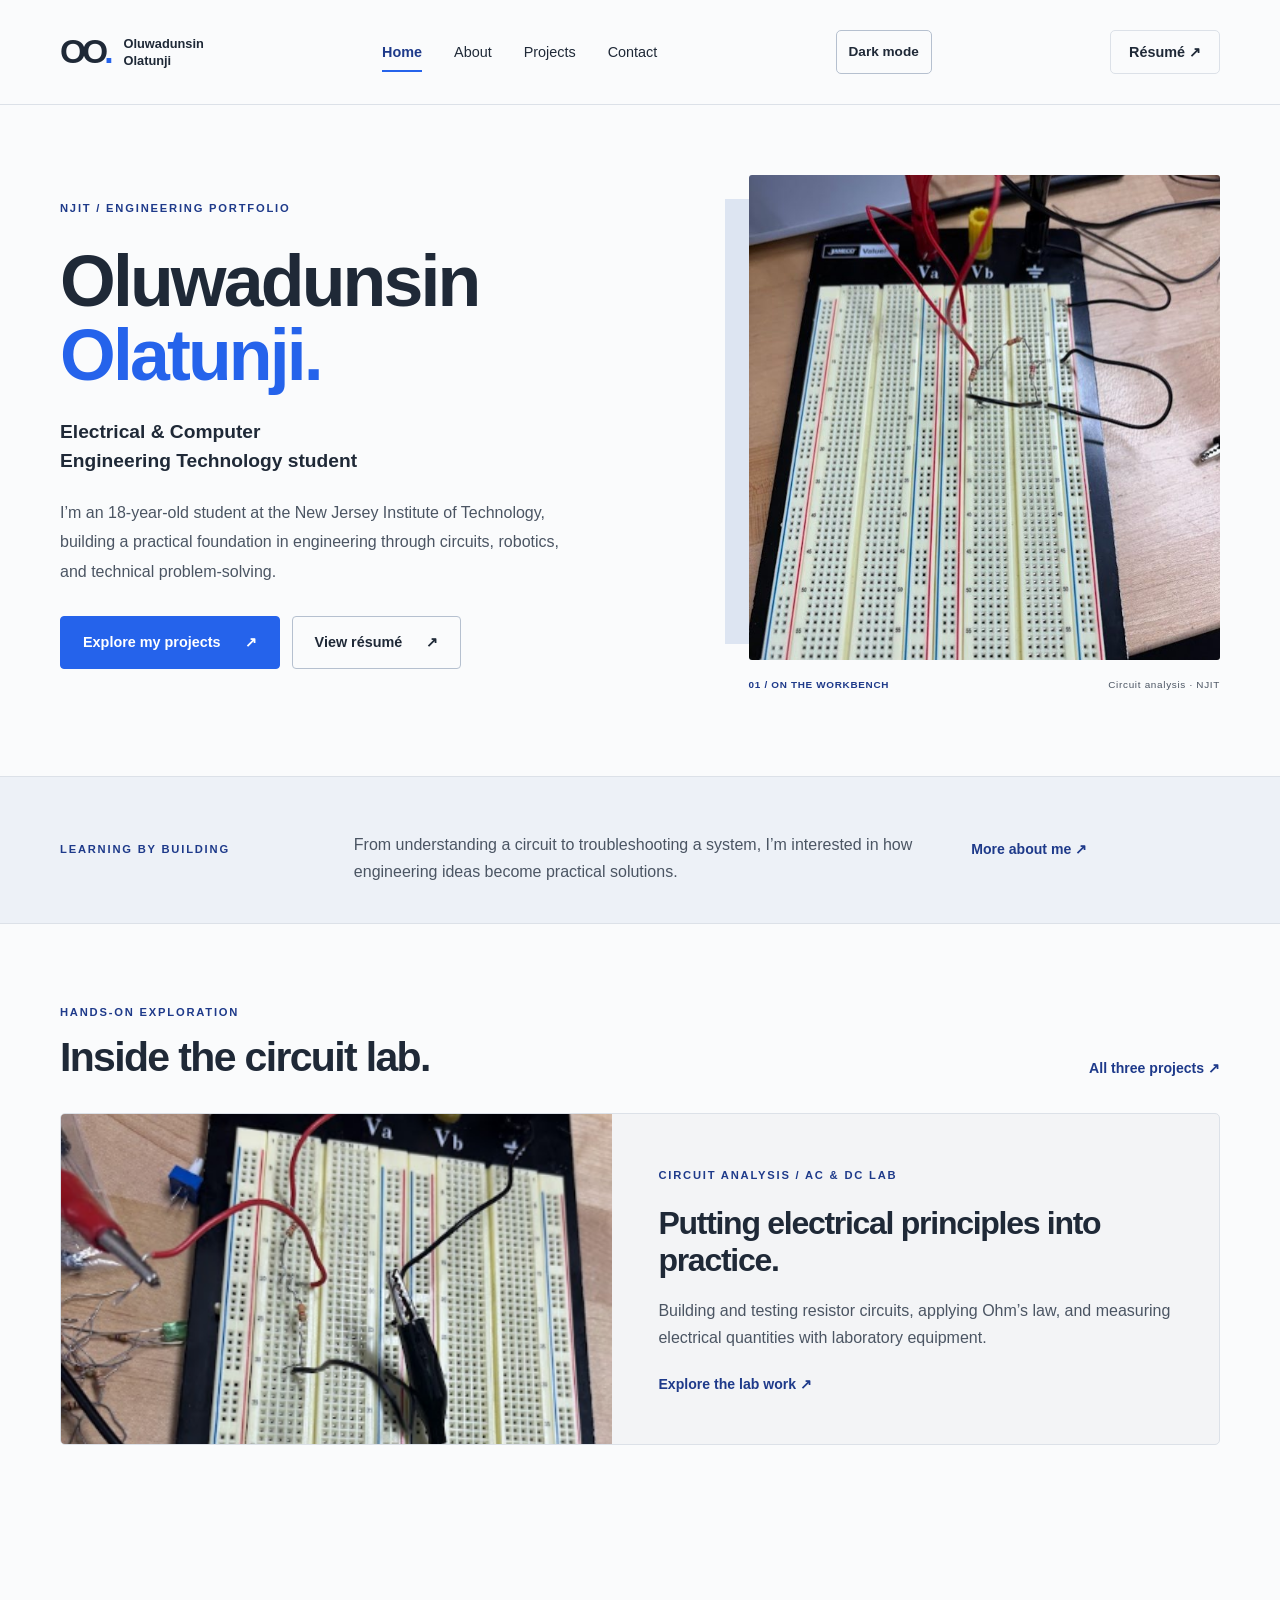
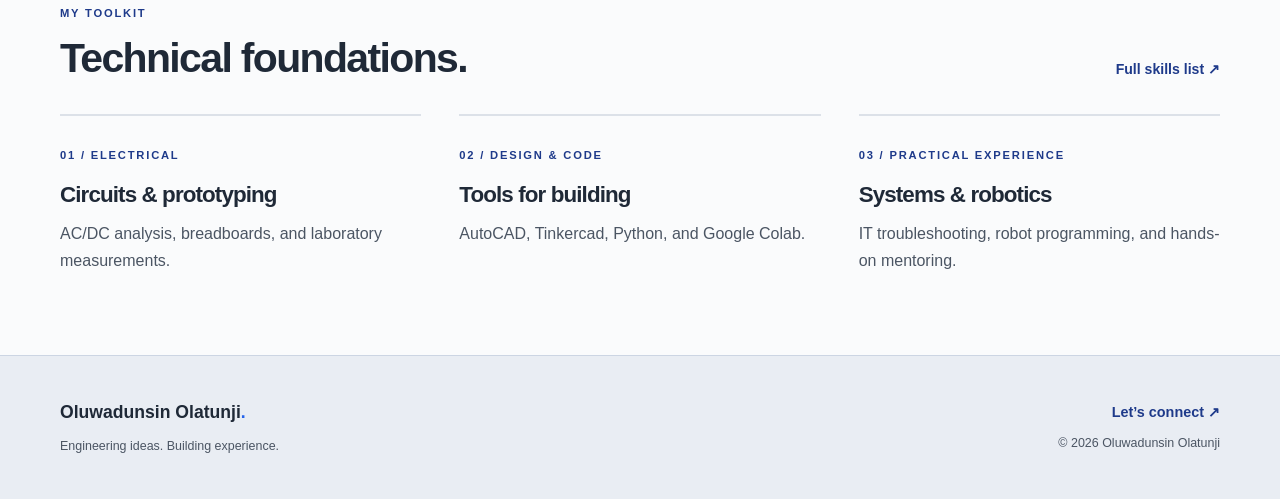
<file: index.html>
<!DOCTYPE html>
<html lang="en">
<head>
<meta charset="UTF-8">
<meta name="viewport" content="width=device-width, initial-scale=1">
<meta name="description" content="Oluwadunsin Olatunji, NJIT Electrical and Computer Engineering Technology student. Explore my circuit projects, technical skills, and experience.">
<meta name="theme-color" content="#1e3a8a">
<title>Home | Oluwadunsin Olatunji</title>
<link rel="stylesheet" href="assets/styles.css">
<script src="assets/script.js" defer>
</script>
</head>
<body>
<a class="skip-link" href="#main">Skip to content</a>
<header class="site-header">
<div class="container header-inner">
<a class="brand" href="index.html" aria-label="Oluwadunsin Olatunji home">
<span class="monogram">OO<span>.</span>
</span>
<span class="brand-name">Oluwadunsin<br>Olatunji</span>
</a>
<button class="menu-toggle" type="button" aria-expanded="false" aria-controls="main-navigation" hidden>
<span class="hamburger" aria-hidden="true"><span></span><span></span><span></span></span>
<span>Menu</span>
</button>
<nav id="main-navigation" aria-label="Main navigation">
<a href="index.html" aria-current="page">Home</a>
<a href="about.html">About</a>
<a href="projects.html">Projects</a>
<a href="contact.html">Contact</a>
</nav>
<button class="theme-toggle" type="button" aria-pressed="false" hidden>Dark mode</button>
<a class="header-resume" href="https://drive.google.com/file/d/1Jwe5gFeCMU14GrYpQ-_yv2NC_vAdzNzH/view?usp=sharing" target="_blank" rel="noopener noreferrer">Résumé ↗</a>
</div>
</header>
<main id="main">
<section class="hero container">
<div>
<p class="eyebrow">NJIT / ENGINEERING PORTFOLIO</p>
<h1>Oluwadunsin<br>
<span>Olatunji.</span>
</h1>
<p class="hero-role">Electrical &amp; Computer<br>Engineering Technology student</p>
<p class="lead">I’m an 18-year-old student at the New Jersey Institute of Technology, building a practical foundation in engineering through circuits, robotics, and technical problem-solving.</p>
<div class="actions">
<a class="button" href="projects.html">Explore my projects <span aria-hidden="true">↗</span>
</a>
<a class="button secondary" href="https://drive.google.com/file/d/1Jwe5gFeCMU14GrYpQ-_yv2NC_vAdzNzH/view?usp=sharing" target="_blank" rel="noopener noreferrer">View résumé <span aria-hidden="true">↗</span>
</a>
</div>
</div>
<figure class="hero-photo">
<img src="assets/images/project-1.jpg" alt="My breadboard circuit prototype on an engineering lab workbench." width="649" height="865" fetchpriority="high">
<figcaption>
<span>01 / ON THE WORKBENCH</span>
<span>Circuit analysis · NJIT</span>
</figcaption>
</figure>
</section>
<section class="intro-strip">
<div class="container strip-grid">
<p class="eyebrow">LEARNING BY BUILDING</p>
<p>From understanding a circuit to troubleshooting a system, I’m interested in how engineering ideas become practical solutions.</p>
<a class="text-link" href="about.html">More about me <span aria-hidden="true">↗</span>
</a>
</div>
</section>
<section class="section container">
<div class="section-heading">
<div>
<p class="eyebrow">HANDS-ON EXPLORATION</p>
<h2>Inside the circuit lab.</h2>
</div>
<a class="text-link" href="projects.html">All three projects <span aria-hidden="true">↗</span>
</a>
</div>
<a href="projects.html" class="feature-project">
<img src="assets/images/project-3.png" alt="Circuit prototype with components and test leads on a breadboard." width="375" height="543" loading="lazy">
<div>
<span class="eyebrow">CIRCUIT ANALYSIS / AC &amp; DC LAB</span>
<h3>Putting electrical principles into practice.</h3>
<p>Building and testing resistor circuits, applying Ohm’s law, and measuring electrical quantities with laboratory equipment.</p>
<span class="text-link">Explore the lab work ↗</span>
</div>
</a>
</section>
<section class="section container">
<div class="section-heading">
<div>
<p class="eyebrow">MY TOOLKIT</p>
<h2>Technical foundations.</h2>
</div>
<a class="text-link" href="about.html#skills">Full skills list ↗</a>
</div>
<div class="foundation-grid">
<div>
<span class="eyebrow">01 / ELECTRICAL</span>
<h3>Circuits &amp; prototyping</h3>
<p>AC/DC analysis, breadboards, and laboratory measurements.</p>
</div>
<div>
<span class="eyebrow">02 / DESIGN &amp; CODE</span>
<h3>Tools for building</h3>
<p>AutoCAD, Tinkercad, Python, and Google Colab.</p>
</div>
<div>
<span class="eyebrow">03 / PRACTICAL EXPERIENCE</span>
<h3>Systems &amp; robotics</h3>
<p>IT troubleshooting, robot programming, and hands-on mentoring.</p>
</div>
</div>
</section>
</main>
<footer class="site-footer">
<div class="container footer-inner">
<div>
<a class="footer-name" href="index.html">Oluwadunsin Olatunji<span>.</span>
</a>
<p>Engineering ideas. Building experience.</p>
</div>
<div>
<a href="contact.html">Let’s connect ↗</a>
<p>© <span data-year>2026</span> Oluwadunsin Olatunji</p>
</div>
</div>
</footer>
</body>
</html>
</file>
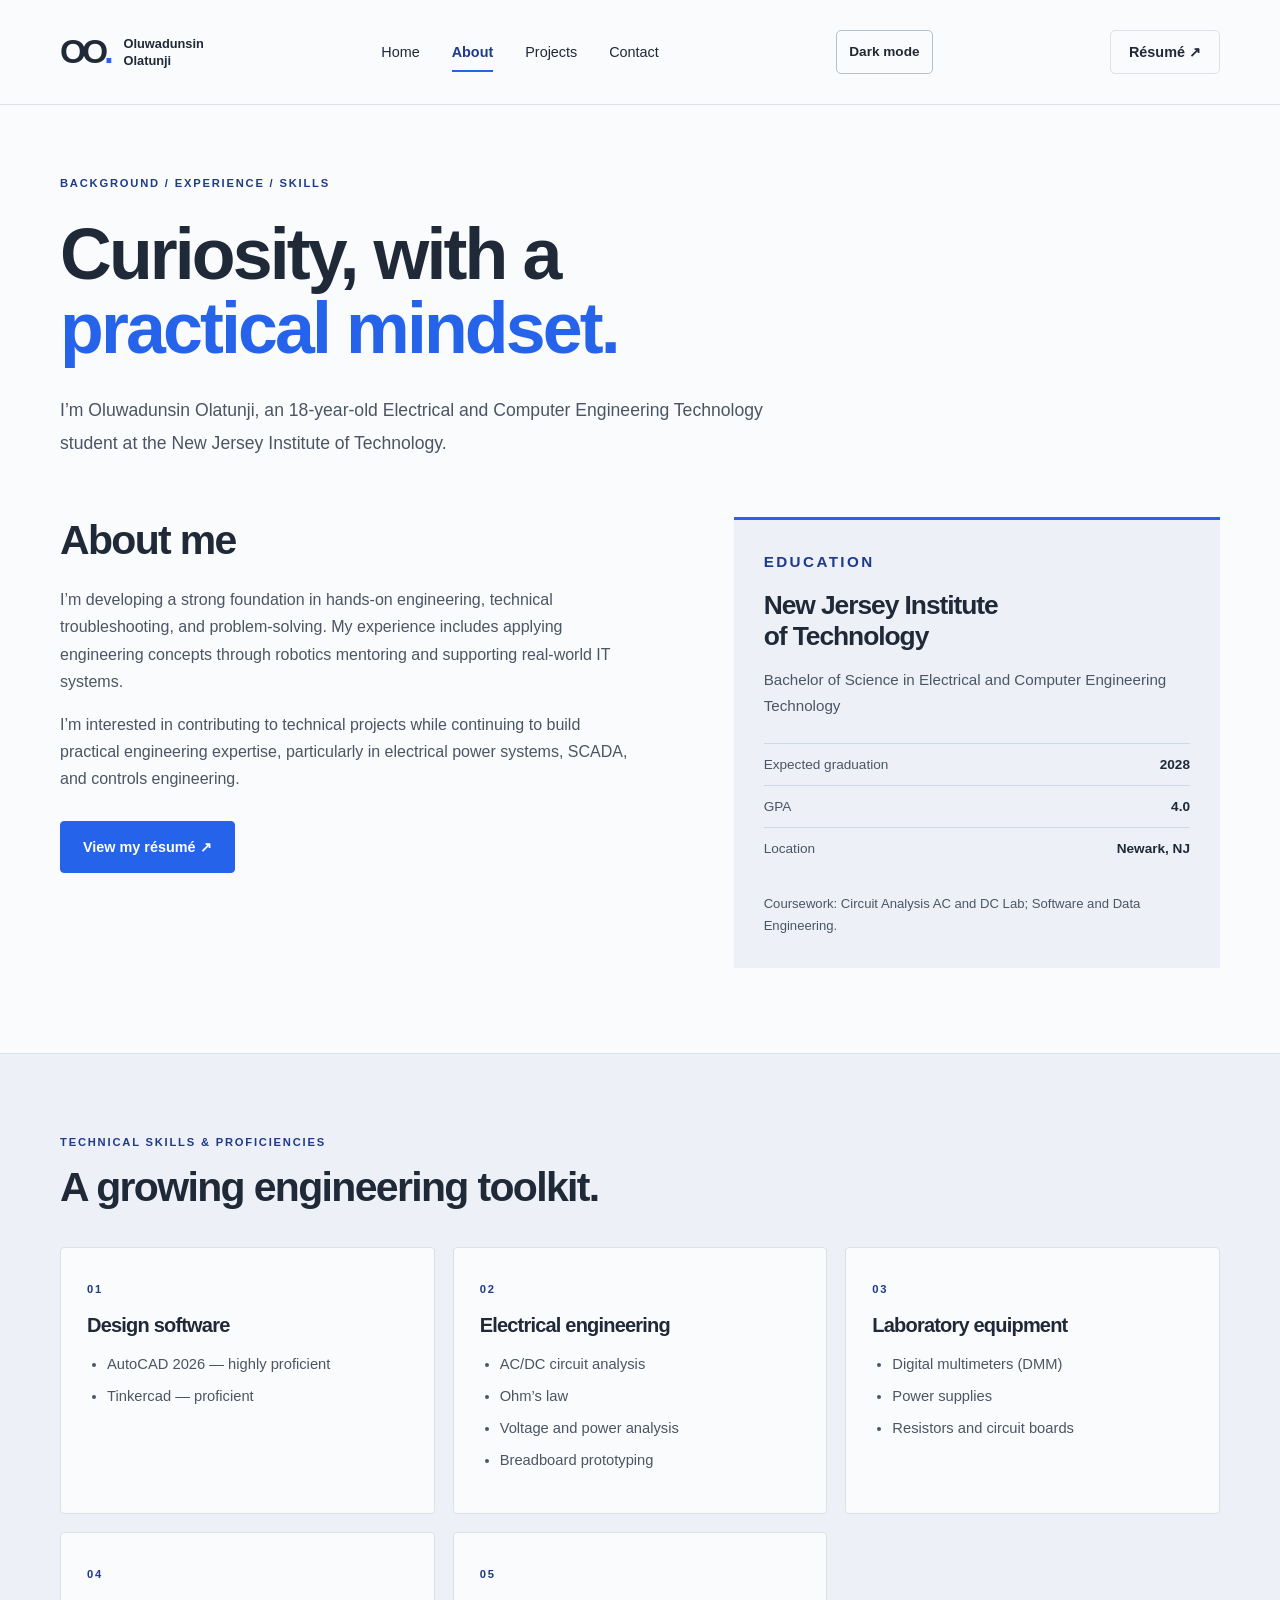
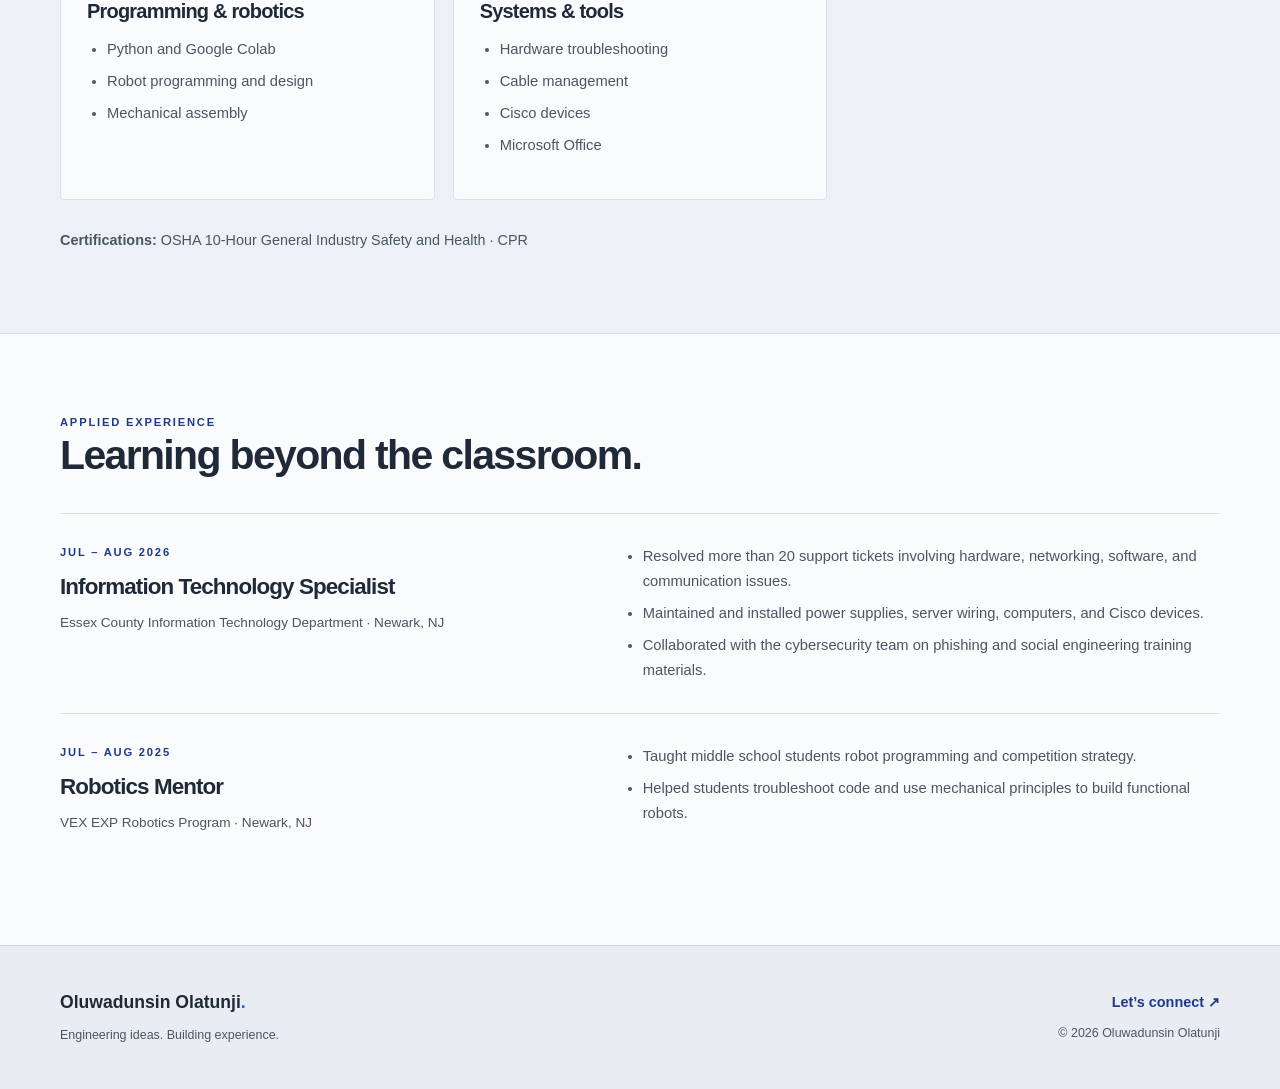
<file: about.html>
<!DOCTYPE html>
<html lang="en">
<head>
<meta charset="UTF-8">
<meta name="viewport" content="width=device-width, initial-scale=1">
<meta name="description" content="Learn about my education at NJIT, technical skills, IT experience, and robotics mentoring.">
<meta name="theme-color" content="#1e3a8a">
<title>About | Oluwadunsin Olatunji</title>
<link rel="stylesheet" href="assets/styles.css">
<script src="assets/script.js" defer>
</script>
</head>
<body>
<a class="skip-link" href="#main">Skip to content</a>
<header class="site-header">
<div class="container header-inner">
<a class="brand" href="index.html" aria-label="Oluwadunsin Olatunji home">
<span class="monogram">OO<span>.</span>
</span>
<span class="brand-name">Oluwadunsin<br>Olatunji</span>
</a>
<button class="menu-toggle" type="button" aria-expanded="false" aria-controls="main-navigation" hidden>
<span class="hamburger" aria-hidden="true"><span></span><span></span><span></span></span>
<span>Menu</span>
</button>
<nav id="main-navigation" aria-label="Main navigation">
<a href="index.html">Home</a>
<a href="about.html" aria-current="page">About</a>
<a href="projects.html">Projects</a>
<a href="contact.html">Contact</a>
</nav>
<button class="theme-toggle" type="button" aria-pressed="false" hidden>Dark mode</button>
<a class="header-resume" href="https://drive.google.com/file/d/1Jwe5gFeCMU14GrYpQ-_yv2NC_vAdzNzH/view?usp=sharing" target="_blank" rel="noopener noreferrer">Résumé ↗</a>
</div>
</header>
<main id="main">
<section class="container page-intro">
<p class="eyebrow">BACKGROUND / EXPERIENCE / SKILLS</p>
<h1>Curiosity, with a<br>
<span>practical mindset.</span>
</h1>
<p class="lead">I’m Oluwadunsin Olatunji, an 18-year-old Electrical and Computer Engineering Technology student at the New Jersey Institute of Technology.</p>
</section>
<section class="container about-grid section-bottom">
<div>
<h2>About me</h2>
<p>I’m developing a strong foundation in hands-on engineering, technical troubleshooting, and problem-solving. My experience includes applying engineering concepts through robotics mentoring and supporting real-world IT systems.</p>
<p>I’m interested in contributing to technical projects while continuing to build practical engineering expertise, particularly in electrical power systems, SCADA, and controls engineering.</p>
<a class="button" href="https://drive.google.com/file/d/1Jwe5gFeCMU14GrYpQ-_yv2NC_vAdzNzH/view?usp=sharing" target="_blank" rel="noopener noreferrer">View my résumé ↗</a>
</div>
<aside class="education">
<p class="eyebrow">EDUCATION</p>
<h3>New Jersey Institute<br>of Technology</h3>
<p>Bachelor of Science in Electrical and Computer Engineering Technology</p>
<dl>
<div>
<dt>Expected graduation</dt>
<dd>2028</dd>
</div>
<div>
<dt>GPA</dt>
<dd>4.0</dd>
</div>
<div>
<dt>Location</dt>
<dd>Newark, NJ</dd>
</div>
</dl>
<p class="small">Coursework: Circuit Analysis AC and DC Lab; Software and Data Engineering.</p>
</aside>
</section>
<section id="skills" class="skills-section">
<div class="container section">
<p class="eyebrow">TECHNICAL SKILLS &amp; PROFICIENCIES</p>
<h2>A growing engineering toolkit.</h2>
<div class="skills-grid">
<article class="skill-card">
<span class="eyebrow">01</span>
<h3>Design software</h3>
<ul>
<li>AutoCAD 2026 — highly proficient</li>
<li>Tinkercad — proficient</li>
</ul>
</article>
<article class="skill-card">
<span class="eyebrow">02</span>
<h3>Electrical engineering</h3>
<ul>
<li>AC/DC circuit analysis</li>
<li>Ohm’s law</li>
<li>Voltage and power analysis</li>
<li>Breadboard prototyping</li>
</ul>
</article>
<article class="skill-card">
<span class="eyebrow">03</span>
<h3>Laboratory equipment</h3>
<ul>
<li>Digital multimeters (DMM)</li>
<li>Power supplies</li>
<li>Resistors and circuit boards</li>
</ul>
</article>
<article class="skill-card">
<span class="eyebrow">04</span>
<h3>Programming & robotics</h3>
<ul>
<li>Python and Google Colab</li>
<li>Robot programming and design</li>
<li>Mechanical assembly</li>
</ul>
</article>
<article class="skill-card">
<span class="eyebrow">05</span>
<h3>Systems & tools</h3>
<ul>
<li>Hardware troubleshooting</li>
<li>Cable management</li>
<li>Cisco devices</li>
<li>Microsoft Office</li>
</ul>
</article>
</div>
<p class="certifications">
<strong>Certifications:</strong> OSHA 10-Hour General Industry Safety and Health · CPR</p>
</div>
</section>
<section class="section container">
<p class="eyebrow">APPLIED EXPERIENCE</p>
<h2>Learning beyond the classroom.</h2>
<div class="experience">
<article>
<div>
<p class="eyebrow">JUL – AUG 2026</p>
<h3>Information Technology Specialist</h3>
<p>Essex County Information Technology Department · Newark, NJ</p>
</div>
<ul>
<li>Resolved more than 20 support tickets involving hardware, networking, software, and communication issues.</li>
<li>Maintained and installed power supplies, server wiring, computers, and Cisco devices.</li>
<li>Collaborated with the cybersecurity team on phishing and social engineering training materials.</li>
</ul>
</article>
<article>
<div>
<p class="eyebrow">JUL – AUG 2025</p>
<h3>Robotics Mentor</h3>
<p>VEX EXP Robotics Program · Newark, NJ</p>
</div>
<ul>
<li>Taught middle school students robot programming and competition strategy.</li>
<li>Helped students troubleshoot code and use mechanical principles to build functional robots.</li>
</ul>
</article>
</div>
</section>
</main>
<footer class="site-footer">
<div class="container footer-inner">
<div>
<a class="footer-name" href="index.html">Oluwadunsin Olatunji<span>.</span>
</a>
<p>Engineering ideas. Building experience.</p>
</div>
<div>
<a href="contact.html">Let’s connect ↗</a>
<p>© <span data-year>2026</span> Oluwadunsin Olatunji</p>
</div>
</div>
</footer>
</body>
</html>
</file>
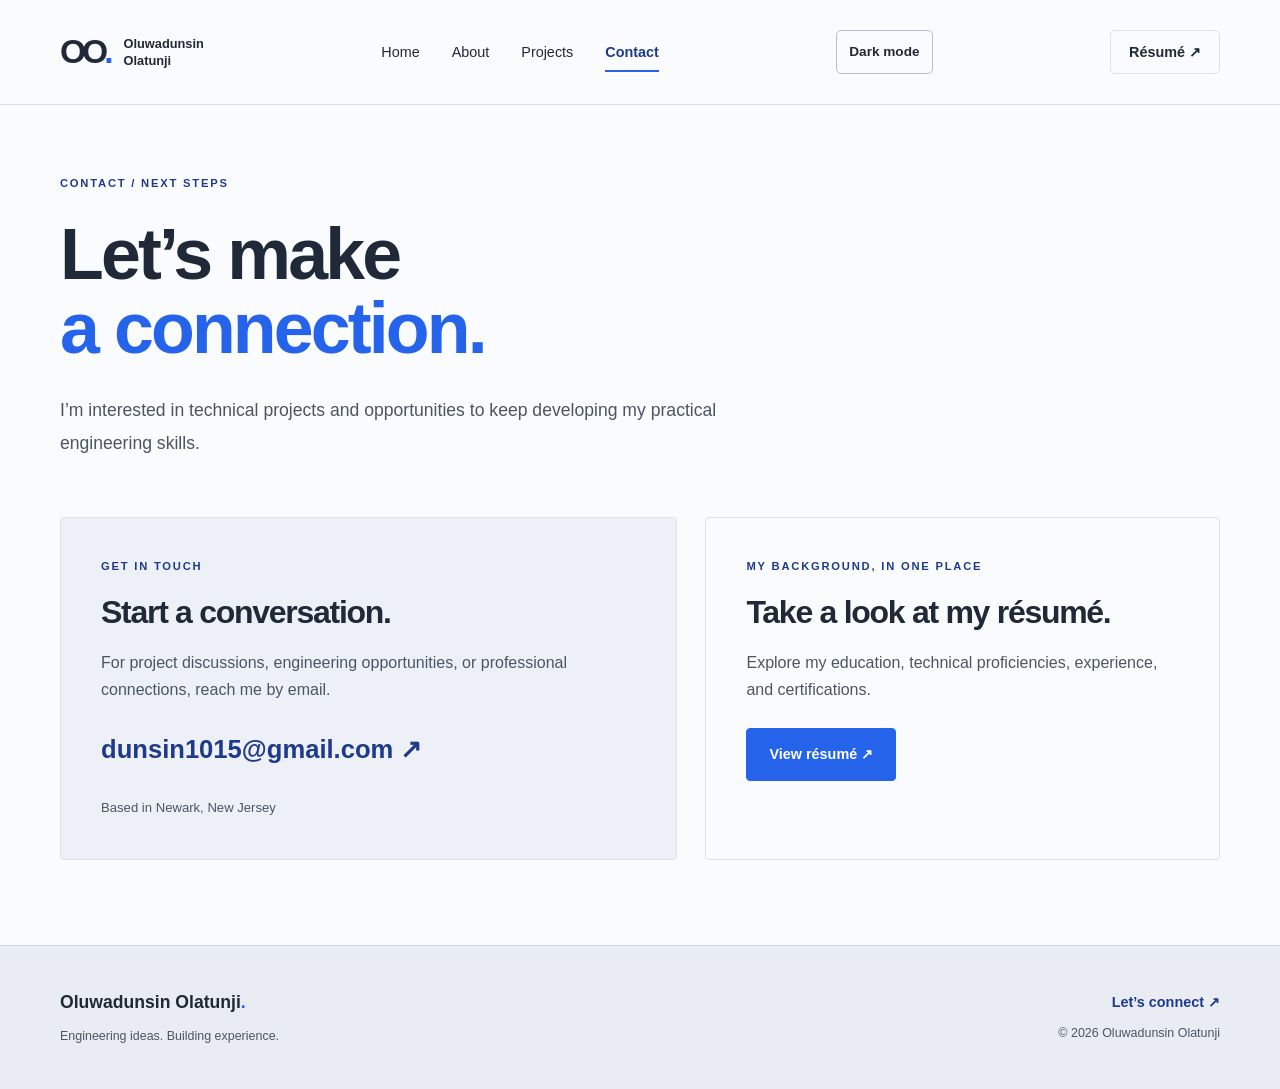
<file: contact.html>
<!DOCTYPE html>
<html lang="en">
<head>
<meta charset="UTF-8">
<meta name="viewport" content="width=device-width, initial-scale=1">
<meta name="description" content="Get in touch with Oluwadunsin Olatunji about engineering projects and technical opportunities.">
<meta name="theme-color" content="#1e3a8a">
<title>Contact | Oluwadunsin Olatunji</title>
<link rel="stylesheet" href="assets/styles.css">
<script src="assets/script.js" defer>
</script>
</head>
<body>
<a class="skip-link" href="#main">Skip to content</a>
<header class="site-header">
<div class="container header-inner">
<a class="brand" href="index.html" aria-label="Oluwadunsin Olatunji home">
<span class="monogram">OO<span>.</span>
</span>
<span class="brand-name">Oluwadunsin<br>Olatunji</span>
</a>
<button class="menu-toggle" type="button" aria-expanded="false" aria-controls="main-navigation" hidden>
<span class="hamburger" aria-hidden="true"><span></span><span></span><span></span></span>
<span>Menu</span>
</button>
<nav id="main-navigation" aria-label="Main navigation">
<a href="index.html">Home</a>
<a href="about.html">About</a>
<a href="projects.html">Projects</a>
<a href="contact.html" aria-current="page">Contact</a>
</nav>
<button class="theme-toggle" type="button" aria-pressed="false" hidden>Dark mode</button>
<a class="header-resume" href="https://drive.google.com/file/d/1Jwe5gFeCMU14GrYpQ-_yv2NC_vAdzNzH/view?usp=sharing" target="_blank" rel="noopener noreferrer">Résumé ↗</a>
</div>
</header>
<main id="main">
<section class="container page-intro">
<p class="eyebrow">CONTACT / NEXT STEPS</p>
<h1>Let’s make<br>
<span>a connection.</span>
</h1>
<p class="lead">I’m interested in technical projects and opportunities to keep developing my practical engineering skills.</p>
</section>
<section class="container contact-grid section-bottom">
<article class="contact-panel">
<p class="eyebrow">GET IN TOUCH</p>
<h2>Start a conversation.</h2>
<p>For project discussions, engineering opportunities, or professional connections, reach me by email.</p>
<a class="email-link" href="mailto:dunsin1015@gmail.com">dunsin1015@gmail.com ↗</a>
<p class="small">Based in Newark, New Jersey</p>
</article>
<article class="resume-panel">
<p class="eyebrow">MY BACKGROUND, IN ONE PLACE</p>
<h2>Take a look at my résumé.</h2>
<p>Explore my education, technical proficiencies, experience, and certifications.</p>
<a class="button" href="https://drive.google.com/file/d/1Jwe5gFeCMU14GrYpQ-_yv2NC_vAdzNzH/view?usp=sharing" target="_blank" rel="noopener noreferrer">View résumé ↗</a>
</article>
</section>
</main>
<footer class="site-footer">
<div class="container footer-inner">
<div>
<a class="footer-name" href="index.html">Oluwadunsin Olatunji<span>.</span>
</a>
<p>Engineering ideas. Building experience.</p>
</div>
<div>
<a href="contact.html">Let’s connect ↗</a>
<p>© <span data-year>2026</span> Oluwadunsin Olatunji</p>
</div>
</div>
</footer>
</body>
</html>
</file>
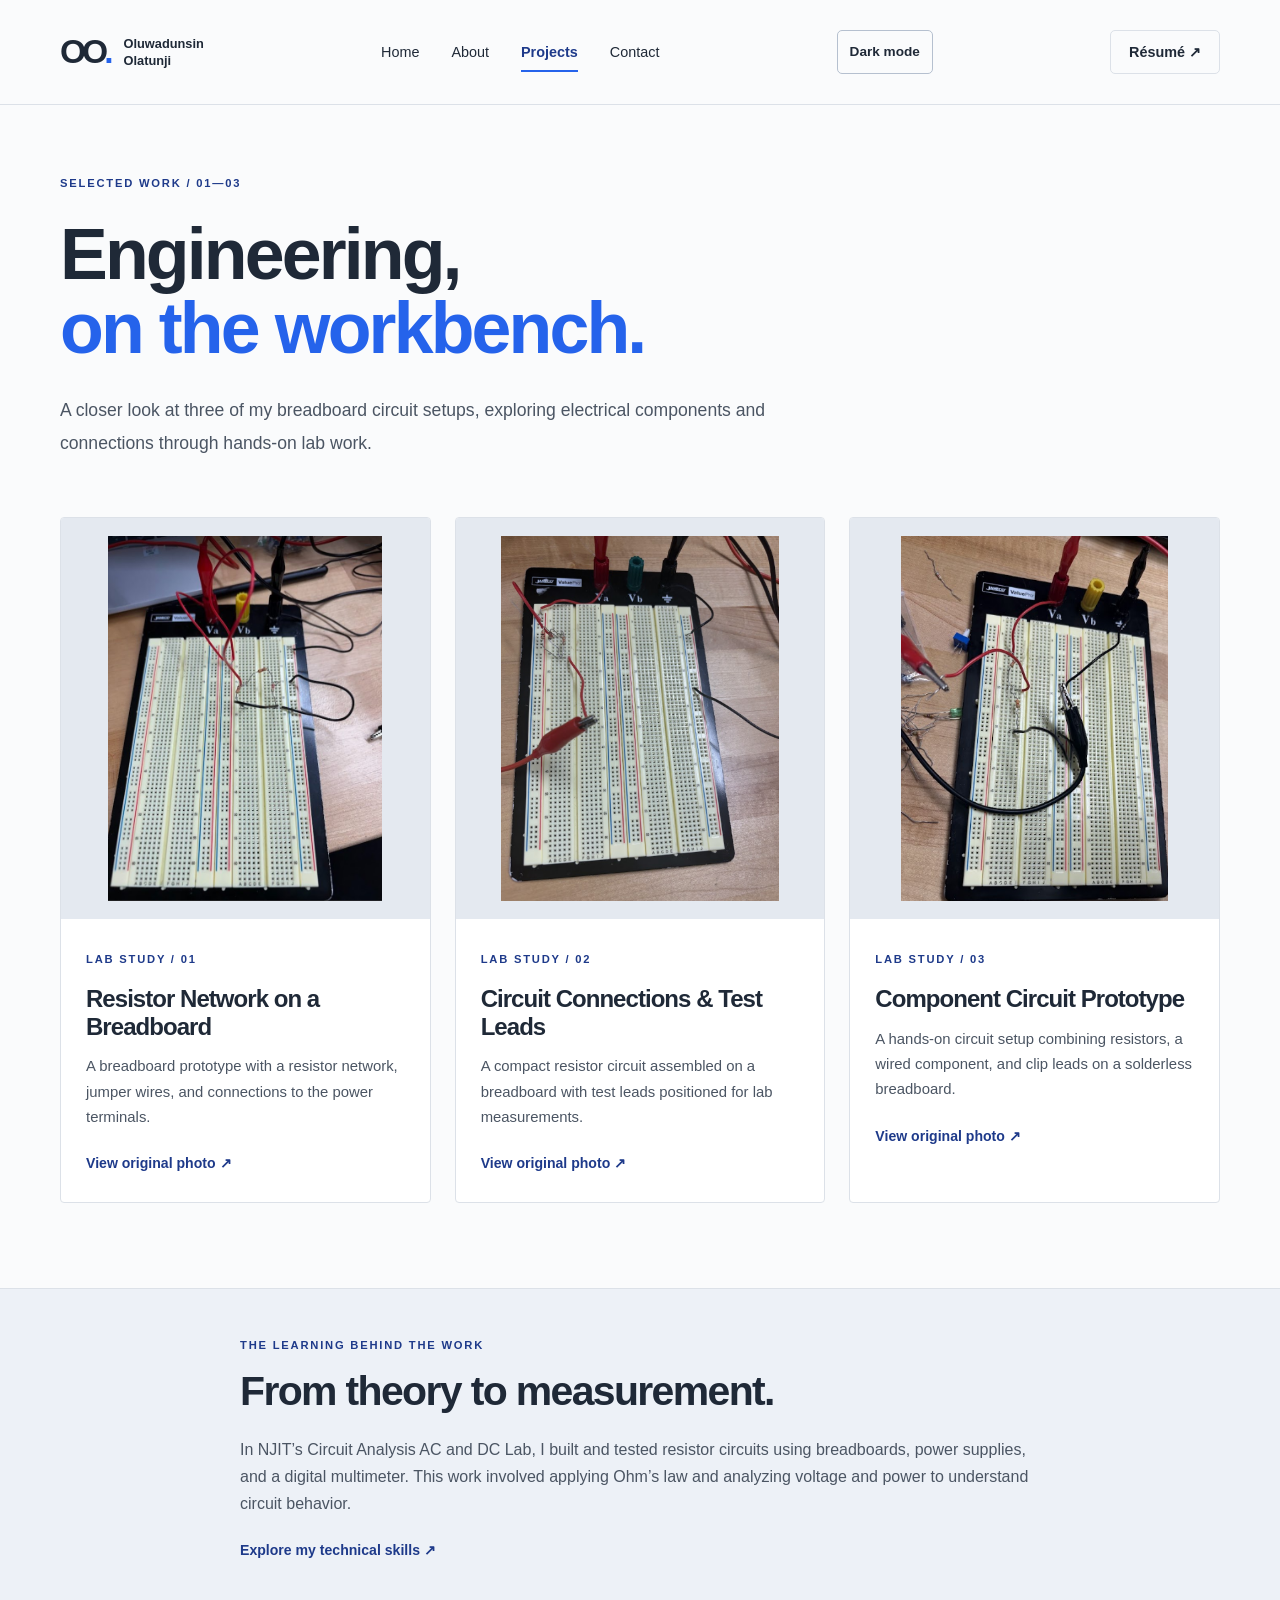
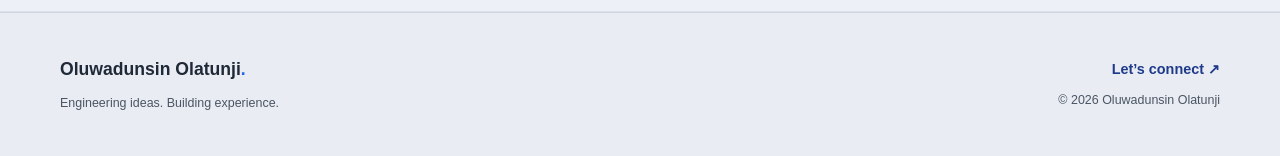
<file: projects.html>
<!DOCTYPE html>
<html lang="en">
<head>
<meta charset="UTF-8">
<meta name="viewport" content="width=device-width, initial-scale=1">
<meta name="description" content="Three original circuit lab project photos from my hands-on engineering work at NJIT.">
<meta name="theme-color" content="#1e3a8a">
<title>Projects | Oluwadunsin Olatunji</title>
<link rel="stylesheet" href="assets/styles.css">
<script src="assets/script.js" defer>
</script>
</head>
<body>
<a class="skip-link" href="#main">Skip to content</a>
<header class="site-header">
<div class="container header-inner">
<a class="brand" href="index.html" aria-label="Oluwadunsin Olatunji home">
<span class="monogram">OO<span>.</span>
</span>
<span class="brand-name">Oluwadunsin<br>Olatunji</span>
</a>
<button class="menu-toggle" type="button" aria-expanded="false" aria-controls="main-navigation" hidden>
<span class="hamburger" aria-hidden="true"><span></span><span></span><span></span></span>
<span>Menu</span>
</button>
<nav id="main-navigation" aria-label="Main navigation">
<a href="index.html">Home</a>
<a href="about.html">About</a>
<a href="projects.html" aria-current="page">Projects</a>
<a href="contact.html">Contact</a>
</nav>
<button class="theme-toggle" type="button" aria-pressed="false" hidden>Dark mode</button>
<a class="header-resume" href="https://drive.google.com/file/d/1Jwe5gFeCMU14GrYpQ-_yv2NC_vAdzNzH/view?usp=sharing" target="_blank" rel="noopener noreferrer">Résumé ↗</a>
</div>
</header>
<main id="main">
<section class="container page-intro">
<p class="eyebrow">SELECTED WORK / 01—03</p>
<h1>Engineering,<br>
<span>on the workbench.</span>
</h1>
<p class="lead">A closer look at three of my breadboard circuit setups, exploring electrical components and connections through hands-on lab work.</p>
</section>
<section class="container section-bottom" aria-label="Circuit project gallery">
<div class="projects-grid">
<article class="project-card">
<a class="project-image" href="assets/images/project-1.jpg" aria-label="View full photo: Resistor Network on a Breadboard">
<img src="assets/images/project-1.jpg" alt="Resistors and jumper wires arranged on a breadboard connected to red and black test leads." width="649" height="865" loading="lazy">
</a>
<div class="project-copy">
<span class="eyebrow">LAB STUDY / 01</span>
<h2>Resistor Network on a Breadboard</h2>
<p>A breadboard prototype with a resistor network, jumper wires, and connections to the power terminals.</p>
<a class="text-link" href="https://drive.google.com/file/d/1dhPVD72VVq6DZzUfhDCHGgcOBic2RHtf/view?usp=sharing" target="_blank" rel="noopener noreferrer">View original photo <span aria-hidden="true">↗</span>
</a>
</div>
</article>
<article class="project-card">
<a class="project-image" href="assets/images/project-2.png" aria-label="View full photo: Circuit Connections & Test Leads">
<img src="assets/images/project-2.png" alt="Breadboard with resistors at the upper left and a red test lead in front." width="415" height="543" loading="lazy">
</a>
<div class="project-copy">
<span class="eyebrow">LAB STUDY / 02</span>
<h2>Circuit Connections & Test Leads</h2>
<p>A compact resistor circuit assembled on a breadboard with test leads positioned for lab measurements.</p>
<a class="text-link" href="https://drive.google.com/file/d/1AdRhhwr5FChBgFbw1fQPrJ6LKc38ITbL/view?usp=sharing" target="_blank" rel="noopener noreferrer">View original photo <span aria-hidden="true">↗</span>
</a>
</div>
</article>
<article class="project-card">
<a class="project-image" href="assets/images/project-3.png" aria-label="View full photo: Component Circuit Prototype">
<img src="assets/images/project-3.png" alt="Breadboard prototype with resistors, a wired component, and black clip leads." width="375" height="543" loading="lazy">
</a>
<div class="project-copy">
<span class="eyebrow">LAB STUDY / 03</span>
<h2>Component Circuit Prototype</h2>
<p>A hands-on circuit setup combining resistors, a wired component, and clip leads on a solderless breadboard.</p>
<a class="text-link" href="https://drive.google.com/file/d/1Q1c9KmnNs65iE93eSU2t3wkzmSxheJH9/view?usp=sharing" target="_blank" rel="noopener noreferrer">View original photo <span aria-hidden="true">↗</span>
</a>
</div>
</article>
</div>
</section>
<section class="intro-strip">
<div class="container lab-note">
<p class="eyebrow">THE LEARNING BEHIND THE WORK</p>
<h2>From theory to measurement.</h2>
<p>In NJIT’s Circuit Analysis AC and DC Lab, I built and tested resistor circuits using breadboards, power supplies, and a digital multimeter. This work involved applying Ohm’s law and analyzing voltage and power to understand circuit behavior.</p>
<a class="text-link" href="about.html#skills">Explore my technical skills ↗</a>
</div>
</section>
</main>
<footer class="site-footer">
<div class="container footer-inner">
<div>
<a class="footer-name" href="index.html">Oluwadunsin Olatunji<span>.</span>
</a>
<p>Engineering ideas. Building experience.</p>
</div>
<div>
<a href="contact.html">Let’s connect ↗</a>
<p>© <span data-year>2026</span> Oluwadunsin Olatunji</p>
</div>
</div>
</footer>
</body>
</html>
</file>
<file: assets/styles.css>
:root{color-scheme:light;--background:#fafbfc;--header-background:rgba(250,251,252,.97);--button-border:#b5c0cf;--hover-surface:#e9effb;--photo-accent:#dde5f2;--surface:#edf1f7;--footer-border:#ccd5e3;--footer-background:#e9edf3;--detail-border:#d0d8e5;--image-background:#e4e9f0;--blue:#2563eb;--navy:#1e3a8a;--ink:#1f2937;--muted:#4b5563;--paper:#f3f4f6;--line:#dce1e8;--white:#fff}*{box-sizing:border-box}html{scroll-behavior:smooth;scroll-padding-top:110px}body{margin:0;background:var(--background);color:var(--ink);font-family:'Segoe UI',Roboto,'Helvetica Neue',Arial,sans-serif;line-height:1.7}a{color:inherit;text-decoration:none}a:hover{color:var(--blue)}a:focus-visible{outline:3px solid var(--blue);outline-offset:6px}img{display:block;max-width:100%;height:auto}h1,h2,h3,p,figure{margin:0}h1,h2,h3{line-height:1.15;font-weight:650;letter-spacing:-.04em}h1{font-size:clamp(2.9rem,5.6vw,5.25rem);line-height:1.04}h1 span{color:var(--blue)}h2{font-size:clamp(2rem,3.2vw,3rem)}h3{font-size:1.4rem}p{color:var(--muted)}p+p{margin-top:1rem}.container{width:min(1160px,calc(100% - 96px));margin-inline:auto}.site-header{background:var(--header-background);border-bottom:1px solid var(--line)}.header-inner{min-height:104px;display:flex;align-items:center;justify-content:space-between;gap:24px}.brand{display:flex;align-items:center;gap:14px}.monogram{font-size:2.1rem;letter-spacing:-.12em;font-weight:750}.monogram span,.footer-name span{color:var(--blue)}.brand-name{font-size:.8rem;font-weight:600;line-height:1.35}.header-inner nav{display:flex;gap:32px}.header-inner nav a{font-size:.9rem;padding:10px 0;position:relative}.header-inner nav a[aria-current]{font-weight:650;color:var(--navy)}.header-inner nav a[aria-current]:after{content:'';position:absolute;height:2px;background:var(--blue);bottom:2px;left:0;right:0}.header-resume{font-size:.9rem;font-weight:600;border:1px solid var(--line);padding:9px 18px;border-radius:5px}.eyebrow{font-size:.7rem;letter-spacing:.16em;font-weight:700;color:var(--navy);line-height:1.6}.hero{display:grid;grid-template-columns:1.2fr 1fr;gap:70px;align-items:center;padding-block:70px 82px}.hero .eyebrow{margin-bottom:26px}.hero-role{font-size:1.2rem;line-height:1.5;font-weight:600;margin-top:25px;color:var(--ink)}.lead{font-size:1.1rem;max-width:660px;line-height:1.85;margin-top:22px}.hero .lead{max-width:510px;font-size:1rem}.actions{display:flex;gap:12px;flex-wrap:wrap;margin-top:30px}.button{display:inline-flex;align-items:center;justify-content:center;gap:24px;padding:13px 22px;background:var(--blue);color:white;border:1px solid var(--blue);border-radius:4px;font-weight:600;font-size:.9rem;transition:background .18s}.button:hover{background:var(--navy);color:white}.button.secondary{background:transparent;color:var(--ink);border-color:var(--button-border)}.button.secondary:hover{background:var(--hover-surface)}.hero-photo{position:relative;padding:0 0 0 24px}.hero-photo:before{content:'';position:absolute;inset:24px 24px 50px 0;background:var(--photo-accent);z-index:-1}.hero-photo img{width:100%;height:485px;object-fit:cover;object-position:50% 45%;border-radius:3px}.hero-photo figcaption{display:flex;justify-content:space-between;gap:12px;font-size:.62rem;letter-spacing:.07em;color:var(--muted);margin-top:17px}.hero-photo figcaption span:first-child{font-weight:700;color:var(--navy)}.intro-strip{background:var(--surface);border-block:1px solid var(--line)}.strip-grid{display:grid;grid-template-columns:1fr 2.3fr 1fr;align-items:center;gap:45px;padding-block:38px}.strip-grid>p:nth-child(2){font-size:1rem}.text-link{font-size:.88rem;font-weight:650;color:var(--navy);display:inline-block}.text-link:hover{text-decoration:underline;text-underline-offset:5px}.section{padding-block:80px}.section-bottom{padding-bottom:85px}.section-heading{display:flex;align-items:end;justify-content:space-between;gap:24px;margin-bottom:32px}.section-heading .eyebrow{margin-bottom:12px}.feature-project{display:grid;grid-template-columns:1fr 1.1fr;background:var(--paper);border:1px solid var(--line);border-radius:5px;overflow:hidden}.feature-project>img{width:100%;height:330px;object-fit:cover;object-position:center 35%}.feature-project>div{padding:46px}.feature-project h3{font-size:2rem;margin:18px 0}.feature-project .text-link{margin-top:22px}.foundation-grid{display:grid;grid-template-columns:repeat(3,1fr);gap:38px}.foundation-grid>div{border-top:2px solid var(--line);padding-top:24px}.foundation-grid h3{margin:15px 0 12px}.site-footer{border-top:1px solid var(--footer-border);background:var(--footer-background);padding:42px 0}.footer-inner{display:flex;justify-content:space-between;gap:28px}.footer-inner>div:last-child{text-align:right}.footer-name{font-weight:700;font-size:1.1rem}.footer-inner p{font-size:.78rem;margin-top:8px}.footer-inner>div>a:not(.footer-name){font-weight:600;font-size:.9rem;color:var(--navy)}.page-intro{padding-block:70px 58px}.page-intro .eyebrow{margin-bottom:24px}.page-intro .lead{margin-top:28px;max-width:740px}.about-grid{display:grid;grid-template-columns:1.2fr 1fr;gap:90px;align-items:start}.about-grid h2{margin-bottom:22px}.about-grid .button{margin-top:28px}.education{background:var(--surface);border-top:3px solid var(--blue);padding:30px}.education h3{font-size:1.65rem;margin:16px 0}.education p{font-size:.95rem}dl{margin:24px 0}dl>div{display:flex;justify-content:space-between;gap:16px;border-top:1px solid var(--detail-border);padding:9px 0;font-size:.85rem}dt{color:var(--muted)}dd{margin:0;font-weight:600}.small{font-size:.82rem!important}.skills-section{background:var(--surface);border-block:1px solid var(--line)}.skills-section h2{margin-top:12px}.skills-grid{display:grid;grid-template-columns:repeat(3,1fr);gap:18px;margin-top:36px}.skill-card{padding:26px;background:var(--background);border:1px solid var(--line);border-radius:4px}.skill-card h3{margin:13px 0;font-size:1.25rem}ul{padding-left:20px;color:var(--muted);font-size:.92rem}li+li{margin-top:7px}.certifications{margin-top:28px;font-size:.9rem}.experience{margin-top:34px}.experience article{display:grid;grid-template-columns:1fr 1.2fr;gap:65px;padding:30px 0;border-top:1px solid var(--line)}.experience h3{margin:12px 0}.experience p:not(.eyebrow){font-size:.85rem}.experience ul{margin:0}.projects-grid{display:grid;grid-template-columns:repeat(3,1fr);gap:24px}.project-card{background:var(--white);border:1px solid var(--line);border-radius:4px;overflow:hidden}.project-image{display:block;background:var(--image-background);padding:18px}.project-image img{height:365px;width:100%;object-fit:contain;transition:transform .2s}.project-image:hover img{transform:scale(1.025)}.project-copy{padding:25px}.project-copy h2{font-size:1.5rem;margin:14px 0}.project-copy p{font-size:.93rem}.project-copy .text-link{margin-top:22px}.lab-note{padding-block:48px;max-width:800px}.lab-note h2{margin:14px 0 20px}.lab-note .text-link{margin-top:22px}.contact-grid{display:grid;grid-template-columns:1.2fr 1fr;gap:28px}.contact-panel,.resume-panel{padding:40px;border:1px solid var(--line);border-radius:4px}.contact-panel{background:var(--surface)}.contact-grid h2{font-size:2rem;margin:18px 0}.email-link{display:inline-block;color:var(--navy);font-size:clamp(1rem,2.4vw,1.6rem);font-weight:600;margin-block:25px;overflow-wrap:anywhere}.resume-panel .button{margin-top:25px}.skip-link{position:fixed;top:-100px;left:20px;background:var(--navy);color:white;padding:12px;z-index:10}.skip-link:focus{top:10px}@media(min-width:1500px){.hero{padding-block:90px}}@media(max-width:1000px){.container{width:calc(100% - 56px)}.hero{gap:35px}.hero-photo img{height:440px}.header-inner nav{gap:20px}.brand-name{display:none}.strip-grid{gap:24px;grid-template-columns:1fr 2fr}.strip-grid>a{grid-column:2}.about-grid{gap:40px}.projects-grid{gap:16px}.project-copy{padding:20px}.project-image{padding:10px}.project-image img{height:290px}.feature-project>div{padding:32px}}@media(max-width:700px){.container{width:calc(100% - 40px)}.header-inner{min-height:95px;gap:12px;flex-wrap:wrap;padding-block:14px}.monogram{font-size:1.7rem}.header-inner nav{order:3;width:100%;justify-content:space-between;gap:10px}.header-inner nav a{font-size:.85rem;padding:5px 0}.header-resume{font-size:.8rem;padding:5px 12px}.hero{grid-template-columns:1fr;padding-block:45px 50px;gap:38px}.hero .eyebrow{margin-bottom:18px}.hero-photo{max-width:460px;width:100%;justify-self:center;padding-left:16px}.hero-photo img{height:360px}.hero-photo figcaption{font-size:.58rem}.hero-role{font-size:1.1rem}.actions{gap:10px}.button{padding:12px 16px;gap:16px;font-size:.85rem}.strip-grid{grid-template-columns:1fr;gap:16px;padding-block:30px}.strip-grid>a{grid-column:auto}.section{padding-block:50px}.section-bottom{padding-bottom:50px}.section-heading{align-items:start;flex-direction:column;gap:18px}.feature-project{grid-template-columns:1fr}.feature-project>img{height:280px}.feature-project>div{padding:28px}.feature-project h3{font-size:1.7rem}.foundation-grid{grid-template-columns:1fr;gap:28px}.footer-inner{flex-direction:column}.footer-inner>div:last-child{text-align:left}.page-intro{padding-block:45px 40px}.page-intro .lead{font-size:1rem}.about-grid,.contact-grid{grid-template-columns:1fr;gap:30px}.skills-grid{grid-template-columns:1fr}.experience article{grid-template-columns:1fr;gap:20px}.projects-grid{grid-template-columns:1fr;gap:28px}.project-image img{height:380px}.project-copy{padding:26px}.contact-panel,.resume-panel{padding:28px}.lab-note{padding-block:35px}}@media(prefers-reduced-motion:reduce){html{scroll-behavior:auto}*,*:before,*:after{transition:none!important}}


/* Shared interactive controls. Without JavaScript, navigation stays visible. */
[hidden] { display: none !important; }
.menu-toggle, .theme-toggle {
  min-height: 44px;
  padding: 9px 12px;
  border: 1px solid var(--button-border);
  border-radius: 5px;
  background: var(--background);
  color: var(--ink);
  font: inherit;
  font-size: .85rem;
  font-weight: 600;
  cursor: pointer;
}
.menu-toggle { display: none; }
.theme-toggle { white-space: nowrap; }
.menu-toggle:hover, .theme-toggle:hover { background: var(--hover-surface); }
.menu-toggle:focus-visible, .theme-toggle:focus-visible {
  outline: 3px solid var(--blue);
  outline-offset: 4px;
}
.theme-toggle[aria-pressed="true"] { border-color: var(--blue); background: var(--hover-surface); }
.hamburger { display: grid; gap: 4px; width: 18px; }
.hamburger span { display: block; height: 2px; background: currentColor; }
.menu-toggle[aria-expanded="true"] .hamburger span:first-child { transform: translateY(6px) rotate(45deg); }
.menu-toggle[aria-expanded="true"] .hamburger span:nth-child(2) { opacity: 0; }
.menu-toggle[aria-expanded="true"] .hamburger span:last-child { transform: translateY(-6px) rotate(-45deg); }

/* Preserve blue and grey branding with readable dark surfaces. */
:root[data-theme="dark"] {
  color-scheme: dark;
  --blue: #93b4ff;
  --navy: #b0c8ff;
  --ink: #e7edf7;
  --muted: #b9c5d7;
  --paper: #182336;
  --line: #35445b;
  --white: #182336;
  --background: #111a29;
  --header-background: #111a29;
  --button-border: #64748b;
  --hover-surface: #273b5d;
  --photo-accent: #273b5d;
  --surface: #1b293e;
  --footer-border: #35445b;
  --footer-background: #182336;
  --detail-border: #43536b;
  --image-background: #24334a;
}
:root[data-theme="dark"] .button:not(.secondary) { background: #2563eb; border-color: #2563eb; }
:root[data-theme="dark"] .button:not(.secondary):hover { background: #1e40af; border-color: #1e40af; }
:root[data-theme="dark"] .skip-link { background: #1e3a8a; }

@media (max-width: 1000px) {
  .header-inner { gap: 14px; }
}
@media (max-width: 700px) {
  .menu-toggle { display: inline-flex; align-items: center; gap: 8px; }
  .header-inner { gap: 8px; }
  .brand { margin-right: auto; }
  .header-inner nav { flex-direction: column; gap: 0; border-top: 1px solid var(--line); padding-top: 8px; }
  .header-inner nav a { min-height: 44px; display: flex; align-items: center; padding: 8px 12px; }
  .header-inner nav a[aria-current] { background: var(--hover-surface); border-radius: 4px; }
  .header-inner nav a[aria-current]:after { display: none; }
  .header-resume { min-height: 44px; display: inline-flex; align-items: center; }
}
@media (max-width: 380px) {
  .header-inner { column-gap: 6px; }
  .menu-toggle, .theme-toggle, .header-resume { padding-inline: 7px; font-size: .75rem; }
}
</file>
